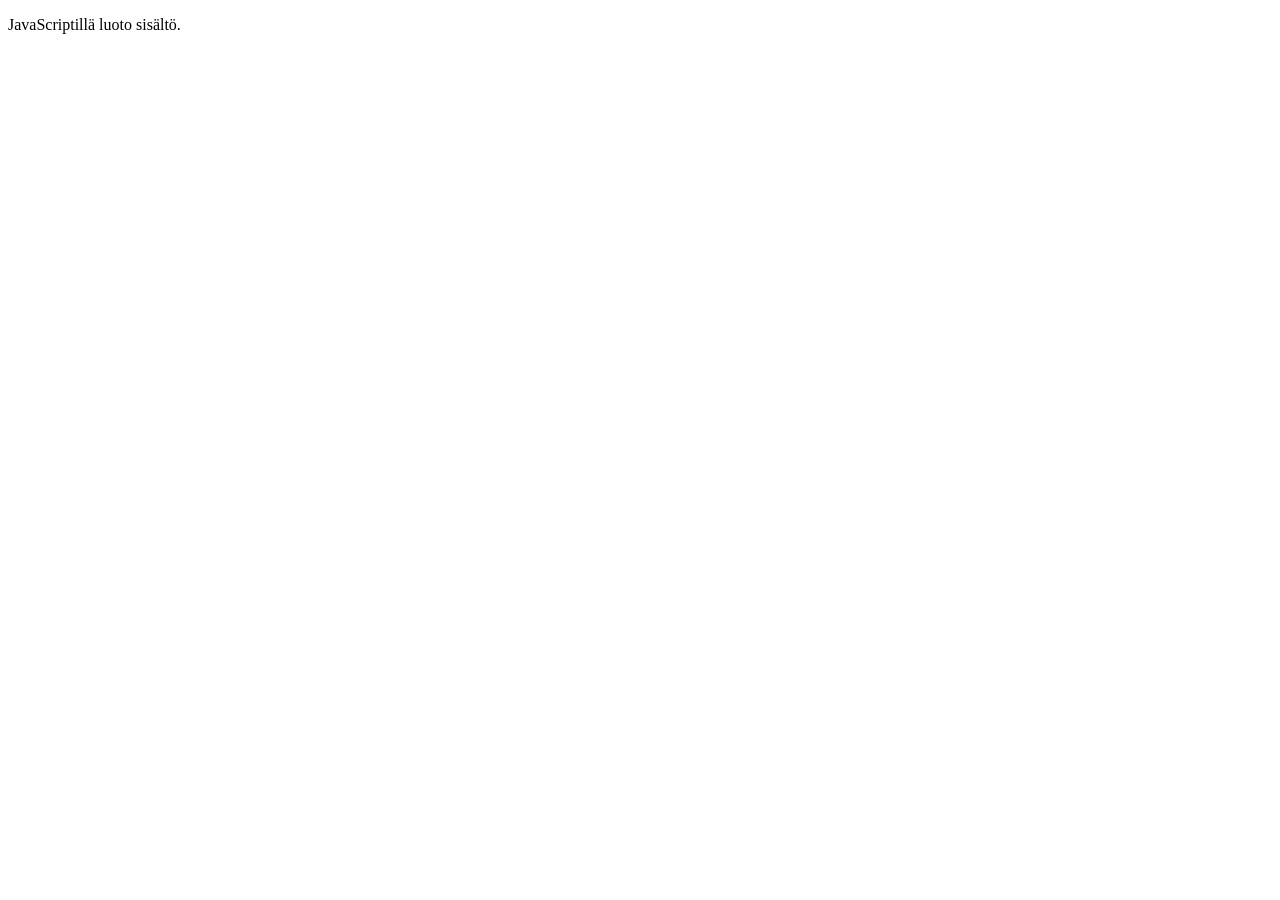
<file: Luento 1/index.html>
<!DOCTYPE html>
<html lang="en">

<head>
    <meta charset="UTF-8">
    <meta name="viewport" content="width=device-width, initial-scale=1.0">
    <title>JS Esimerkki</title>
</head>

<body>
    <p id="output"></p>


    <script>
        let ouput = document.getElementById("output");
        console.log(output);
        output.innerHTML = "JavaScriptillä luoto sisältö."


        let x = myFunction(4, 3);
        function myFunction(a, b) {
            return a * b;
        }
        console.log(x);
        let resultText = "Arvojen 4 ja 3 tulo on: " + myFunction(4, 3);
        console.log(resultText)

        const greetings = () => {
            console.log("Moikka!");
        };

        greetings();


        // EHTOLAUSEET
        // IF-ELSE
        function compare(a, b) {
            if (a < b) {
                console.log("a on pienempi kuin b.");
            }
            else if (a === b) {
                console.log("a equals b.");
            }
            else {
                console.log("a on suurempi kuin b.");
            }
        }

        compare(2, 3);
    </script>
</body>

</html>
</file>
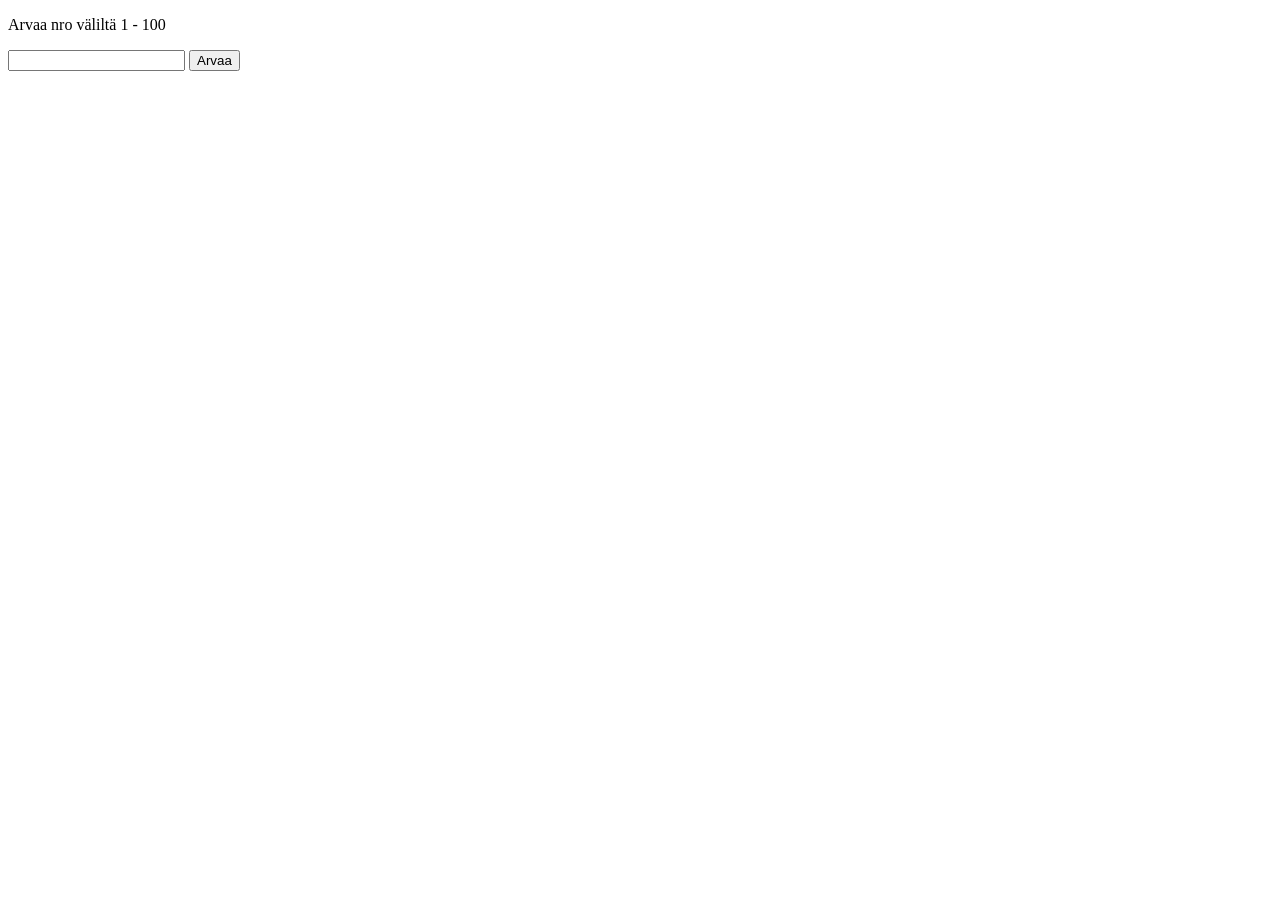
<file: Luento 2/index.html>
<!DOCTYPE html>
<html lang="en">

<head>
    <meta charset="UTF-8">
    <meta name="viewport" content="width=device-width, initial-scale=1.0">
    <title>Arvauspeli</title>
</head>

<body>
    <p id="output">Arvaa nro väliltä 1 - 100</p>
    <input type="text" id="nbr_input"> <button id="guess_btn">Arvaa</button>
    <script src="js/script.js"></script>
</body>

</html>
</file>
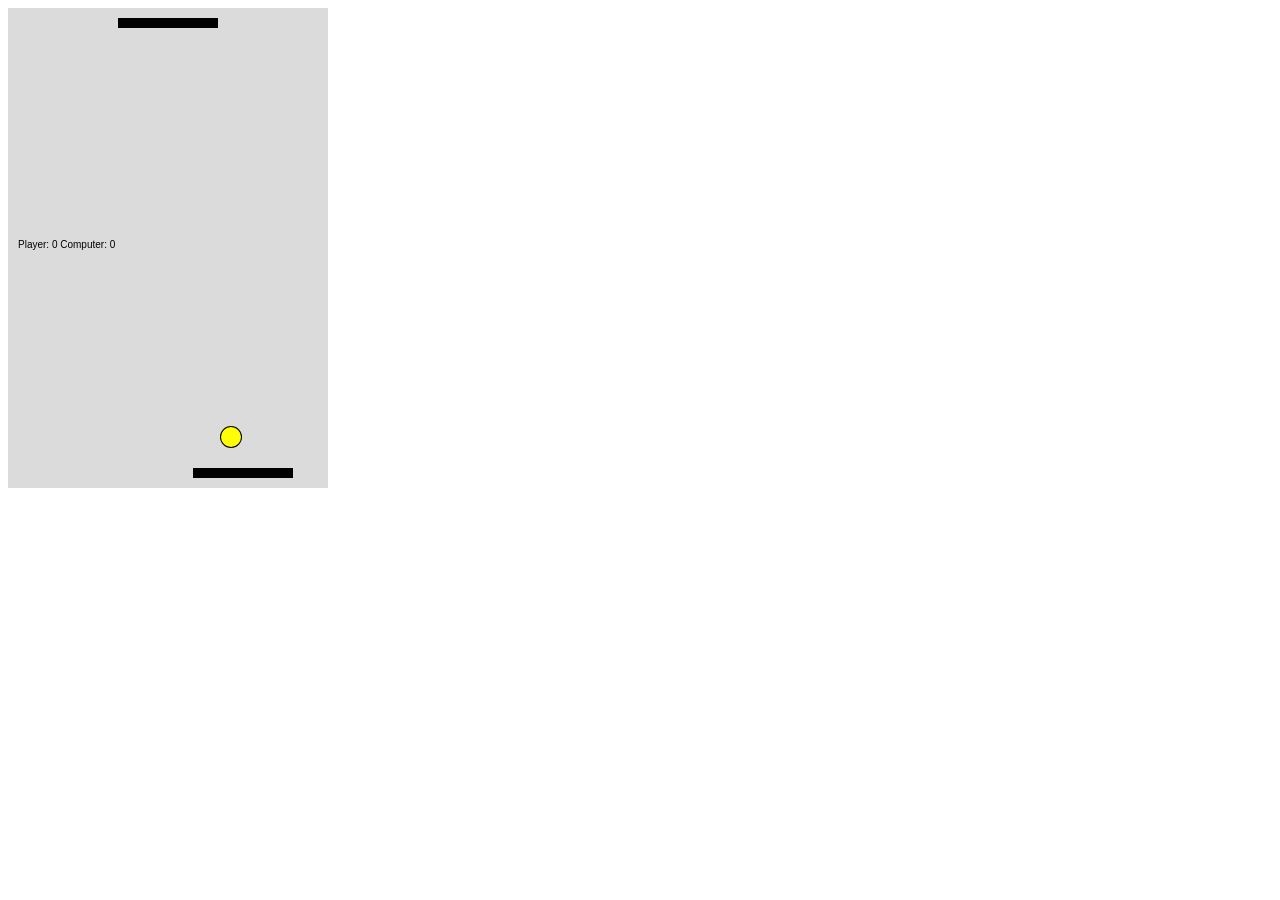
<file: Luento 4/index.html>
<!DOCTYPE html>
<html lang="en">

<head>
    <meta charset="UTF-8">
    <meta name="viewport" content="width=device-width, initial-scale=1.0">
    <title>Pong</title>
</head>

<body>
    <canvas id="c" width="320" height="480"></canvas>
    <script src="js/script.js"></script>
</body>

</html>
</file>
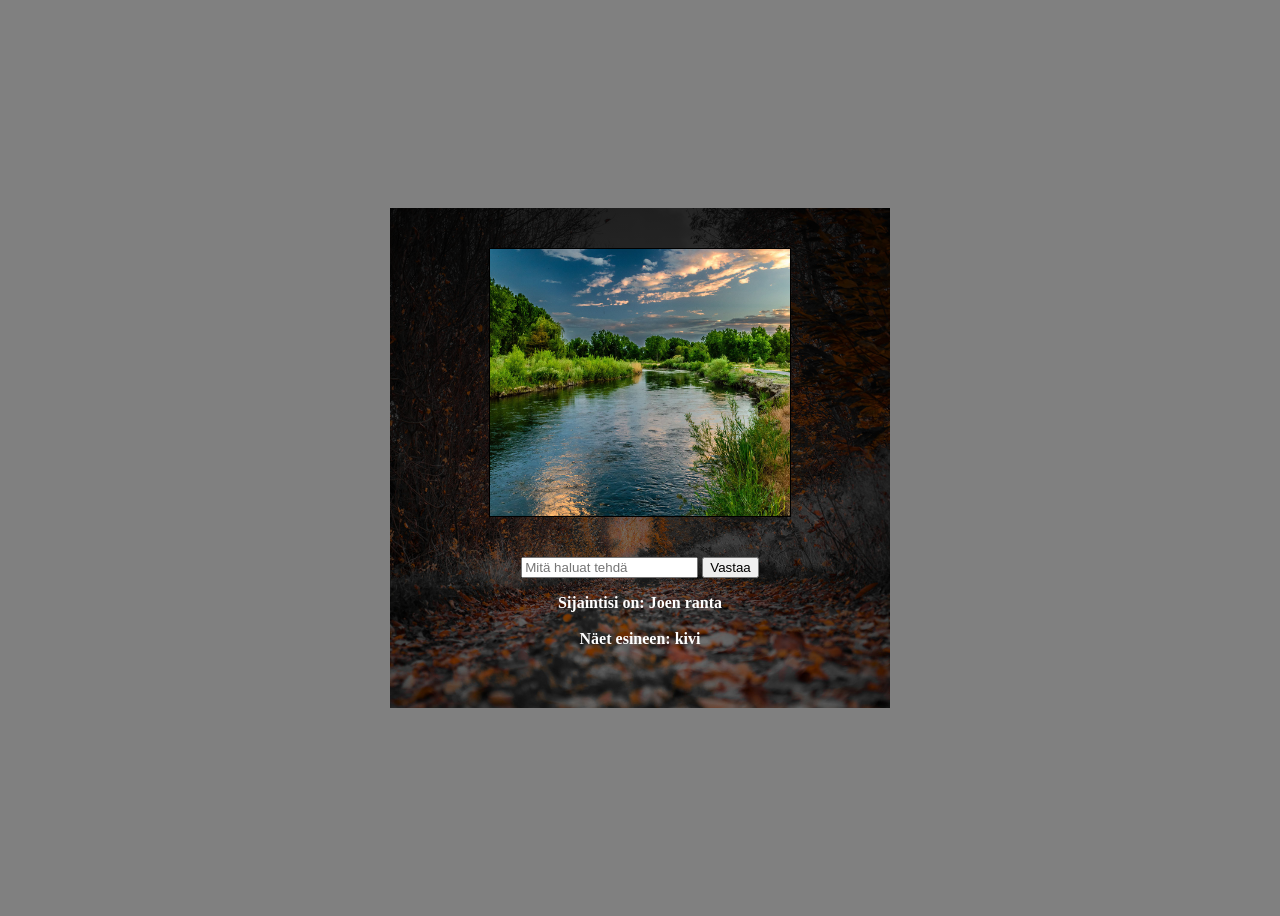
<file: Luento 6/index.html>
<!DOCTYPE html>
<html lang="en">

<head>
    <meta charset="UTF-8">
    <meta name="viewport" content="width=device-width, initial-scale=1.0">
    <title>Tekstipohjainen peli</title>
    <link rel="stylesheet" href="css/styles.css">
</head>

<body>
    <div class="container">
        <div class="container-inner">
            <img id="image" src="" alt="">
            <input id="input" type="text" placeholder="Mitä haluat tehdä">
            <button id="button">Vastaa</button>
            <p id="output" class="output"></p>
        </div>
    </div>
    <script src="js/script.js"></script>
</body>

</html>
</file>
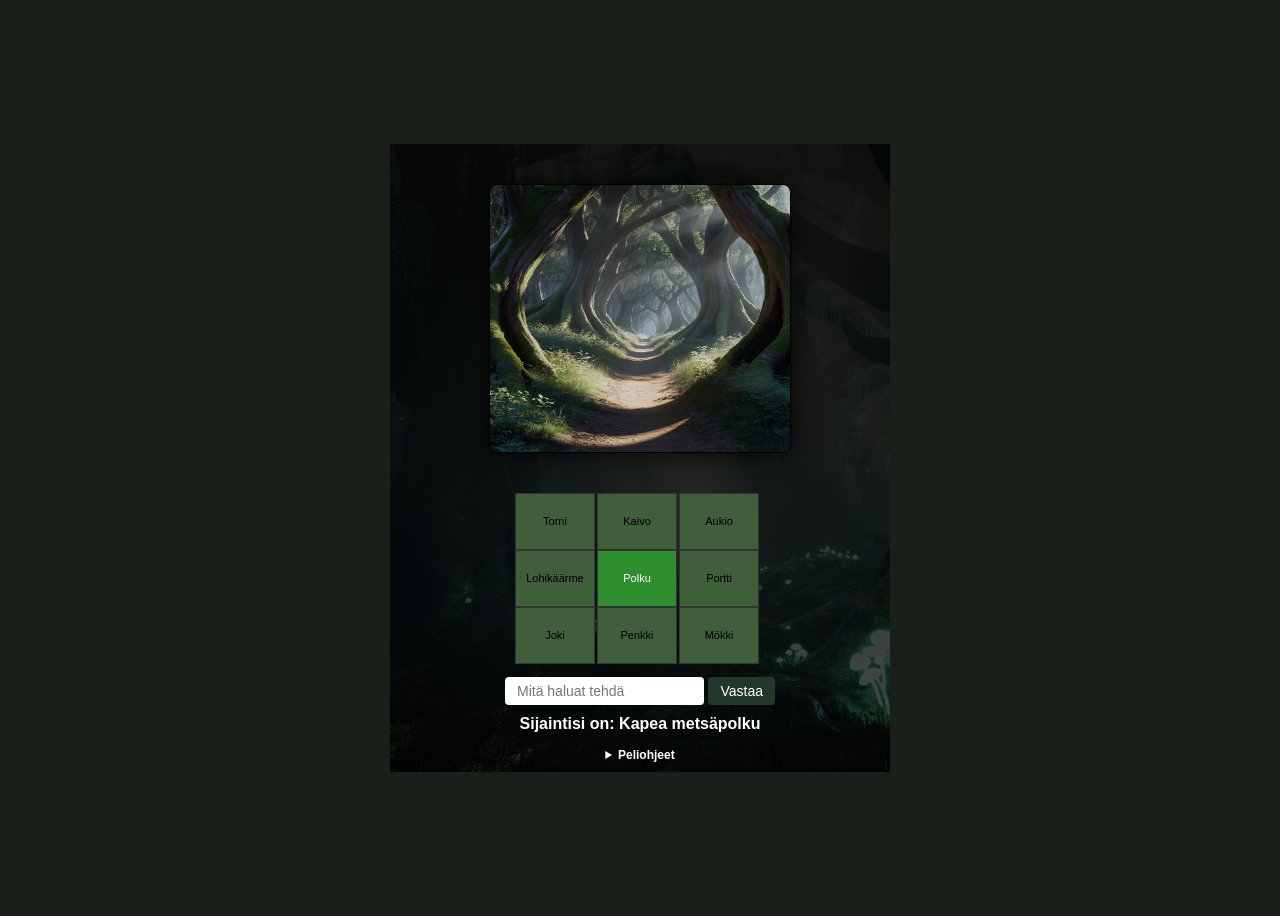
<file: Harjoitustyöt/h1/index.html>
<!DOCTYPE html>
<html lang="en">

<head>
    <meta charset="UTF-8">
    <meta name="viewport" content="width=device-width, initial-scale=1.0">
    <title>Tekstipohjainen peli</title>
    <link rel="stylesheet" href="css/styles.css">
</head>

<body>
    <div class="container">

        <div class="container-inner">
            <img id="image" src="" alt="">

            <div class="minimap">
                <div>Torni</div>
                <div>Kaivo</div>
                <div>Aukio</div>

                <div>Lohikäärme</div>
                <div>Polku</div>
                <div>Portti</div>

                <div>Joki</div>
                <div>Penkki</div>
                <div>Mökki</div>
            </div>

            <input id="input" type="text" placeholder="Mitä haluat tehdä">
            <button id="button">Vastaa</button>



            <p id="output" class="output"></p>
            <div class="instructions">
                <details>
                    <summary><b>Peliohjeet</b></summary>
                    <p>
                        <br>
                        Tavoitteenasi on lyödä lohikäärme esineiden avulla joita löydät kartalta.<br><br>
                    </p>
                    <div class="command">
                        <p>
                            Liiku: pohjoinen, etelä, itä, länsi<br>
                            Poimi esine: poimi + esineen nimi<br>
                            Käytä esine: käytä + esineen nimi
                        </p>
                    </div>


                </details>
            </div>
        </div>

    </div>

    <script src="js/script.js"></script>
</body>

</html>
</file>
<file: Luento 6/css/styles.css>
.output {
	font-weight: bold;
}

body {
	height: 100vh;
	display: flex;
	background-color: grey;
	justify-content: center;
	align-items: center;
}

.container {
	background-image: linear-gradient(rgba(0, 0, 0, 0.8), rgba(0, 0, 0, 0.4)),
		url(../images/background.jpg);
	background-size: cover;
	width: 500px;
	height: 500px;
}

.container-inner {
	width: 302px;
	margin: 0 auto;
	text-align: center;
}

p {
	color: #fff;
}

img {
	margin: 40px auto;
	display: block;
	width: 300px;
	height: 267px;
	border: 1px solid black;
}
</file>
<file: Harjoitustyöt/h1/css/styles.css>
.output {
	font-weight: bold;
	margin-top: 10px;
}

body {
	height: 100vh;
	display: flex;
	background-color: #1a1f1a;
	justify-content: center;
	align-items: center;
	font-family: "Segoe UI", Tahoma, Arial, sans-serif;
}

.container {
	background-image: linear-gradient(rgba(0, 0, 0, 0.9), rgba(0, 0, 0, 0.7)),
		url(../images/background.png);
	background-size: cover;
	width: 500px;
	min-height: 500px;
}

.container-inner {
	width: 302px;
	margin: 0 auto;
	text-align: center;
}

p {
	color: #fff;
	margin: 0;
}

img {
	margin: 40px auto;
	display: block;
	width: 300px;
	height: 267px;
	border: 1px solid black;
	box-shadow: 0 0 25px rgba(0, 0, 0, 0.85);
	border-radius: 8px;

}


input,
button {
	border-radius: 4px;
	border: none;
	padding: 6px 12px;
	font-size: 14px;
}

button {
	background-color: #22382a;
	color: white;
	cursor: pointer;
}


summary {
	cursor: pointer;
	color: white;
	font-weight: 600;
}


.command {
	font-size: 70%;
	margin: 0;
}


.minimap {
	display: grid;
	grid-template-columns: repeat(3, 80px);
	grid-template-rows: repeat(3, 55px);
	gap: 2px;
	margin-top: 15px;
	margin-bottom: 15px;
	font-size: 11px;
	padding-left: 26px;

}

.minimap div {
	border: 1px solid #333;
	background: #eee;
	text-align: center;
	padding: 4px;
	height: 55px;
	/* must match grid row height */
	line-height: 55px;
	/* vertical centering */
	padding: 0;
	/* remove vertical padding */


}

.instructions {
	font-size: 12px;
	margin-bottom: 10px;
	margin-top: 15px;
}
</file>
